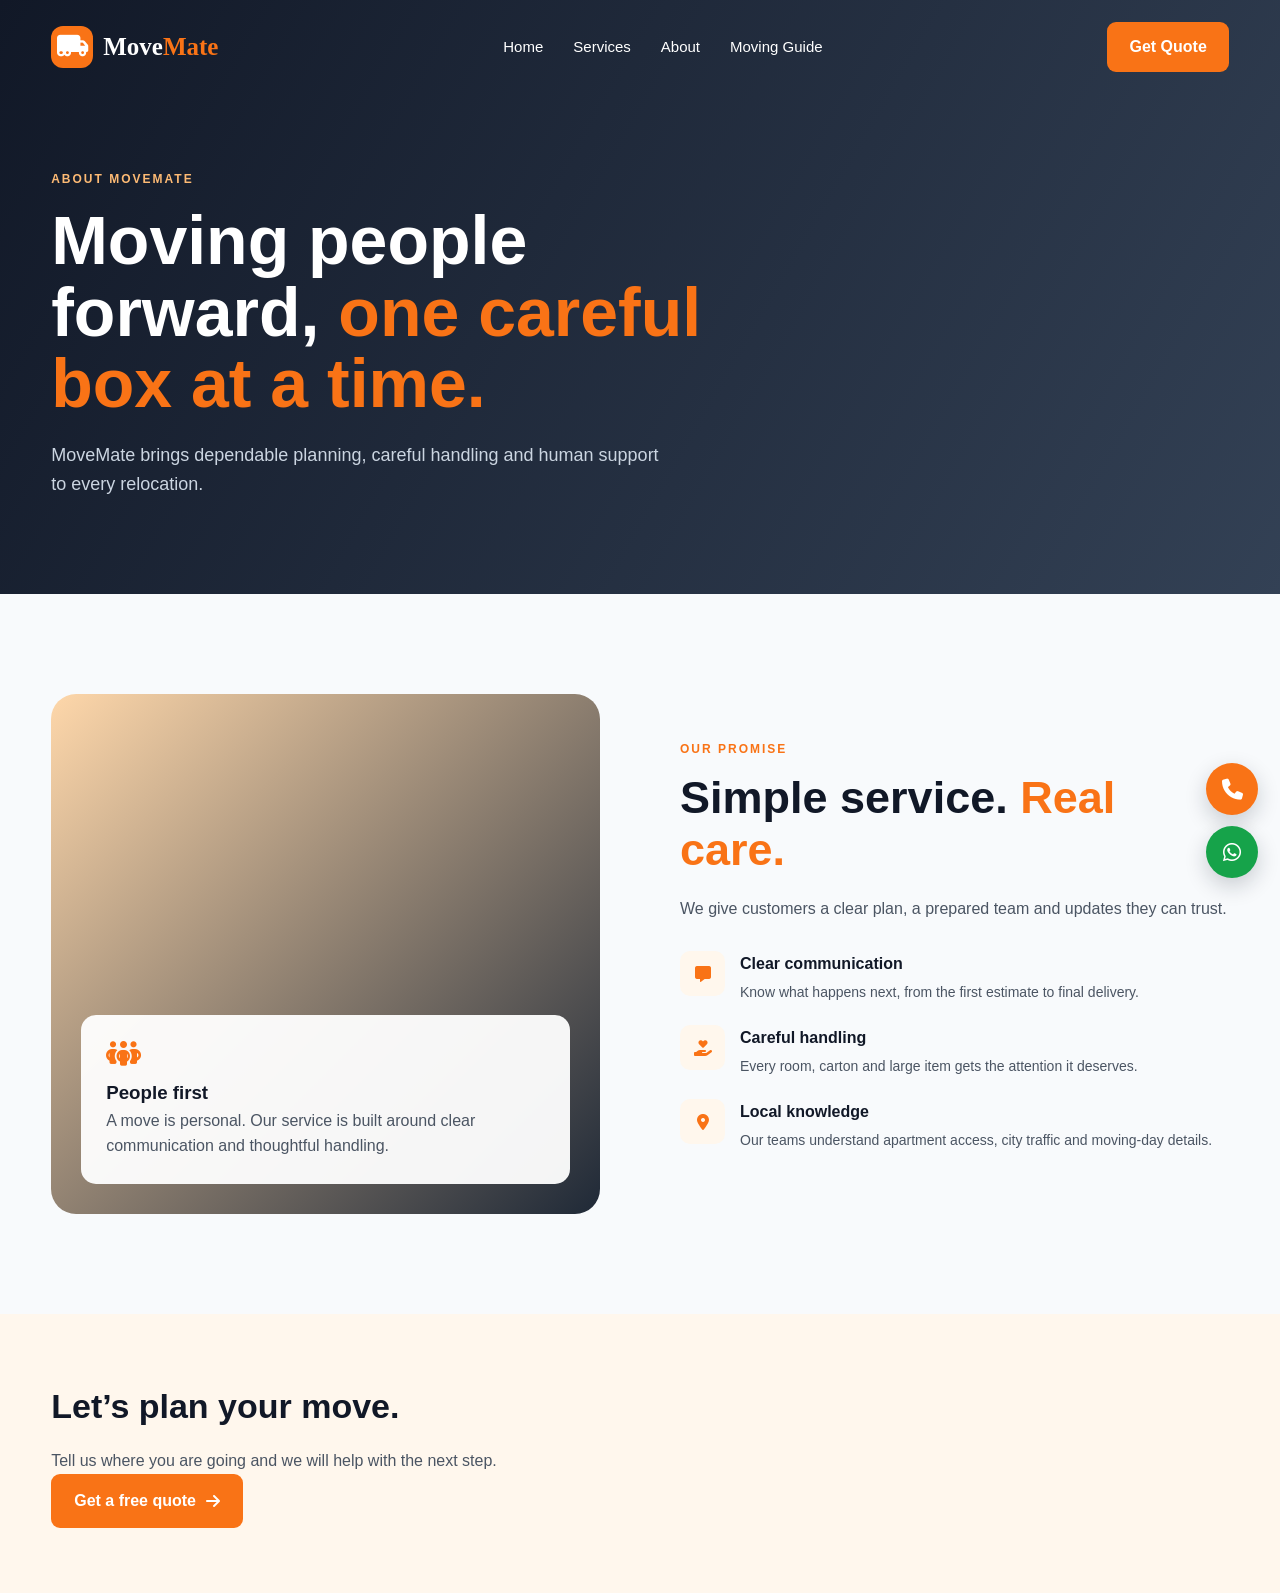
<file: aboutus.html>
<!DOCTYPE html>
<html lang="en">
<head>
    <meta charset="UTF-8">
    <meta name="viewport" content="width=device-width, initial-scale=1.0">
    <title>About MoveMate</title>
    <link rel="preconnect" href="https://fonts.googleapis.com">
    <link rel="stylesheet" href="https://cdnjs.cloudflare.com/ajax/libs/font-awesome/6.7.2/css/all.min.css">
    <link rel="stylesheet" href="css/style.css">
</head>
<body>
<header class="navbar"><div class="container nav-container"><a href="index.html" class="logo"><span class="logo-icon"><i class="fa-solid fa-truck-moving"></i></span><span>Move<span class="logo-highlight">Mate</span></span></a><nav id="navMenu"><a href="index.html">Home</a><a href="services.html">Services</a><a href="aboutus.html" class="active">About</a><a href="guide.html">Moving Guide</a></nav><a href="index.html#quote" class="nav-btn">Get Quote</a><button class="menu-btn" id="menuBtn"><i class="fa-solid fa-bars"></i></button></div></header>
<main>
<section class="page-hero"><div class="container"><span class="page-kicker">ABOUT MOVEMATE</span><h1>Moving people forward, <strong>one careful box at a time.</strong></h1><p>MoveMate brings dependable planning, careful handling and human support to every relocation.</p></div></section>
<section class="why-section"><div class="container why-container"><div class="why-image"><div class="image-placeholder"><i class="fa-solid fa-people-group"></i><h3>People first</h3><p>A move is personal. Our service is built around clear communication and thoughtful handling.</p></div></div><div class="why-content"><span class="section-label">OUR PROMISE</span><h2>Simple service. <strong>Real care.</strong></h2><p>We give customers a clear plan, a prepared team and updates they can trust.</p><div class="feature"><div class="feature-icon"><i class="fa-solid fa-message"></i></div><div><h3>Clear communication</h3><p>Know what happens next, from the first estimate to final delivery.</p></div></div><div class="feature"><div class="feature-icon"><i class="fa-solid fa-hand-holding-heart"></i></div><div><h3>Careful handling</h3><p>Every room, carton and large item gets the attention it deserves.</p></div></div><div class="feature"><div class="feature-icon"><i class="fa-solid fa-location-dot"></i></div><div><h3>Local knowledge</h3><p>Our teams understand apartment access, city traffic and moving-day details.</p></div></div></div></div></section>
<section class="page-cta"><div class="container"><h2>Let’s plan your move.</h2><p>Tell us where you are going and we will help with the next step.</p><a class="btn btn-primary" href="index.html#quote">Get a free quote <i class="fa-solid fa-arrow-right"></i></a></div></section>
</main>
<div class="floating-actions" aria-label="Contact MoveMate"><a class="floating-action call-action" href="tel:+919553569827" aria-label="Call MoveMate"><i class="fa-solid fa-phone"></i></a><a class="floating-action whatsapp-action" href="https://wa.me/919553569827" target="_blank" rel="noopener" aria-label="Chat on WhatsApp"><i class="fa-brands fa-whatsapp"></i></a></div>
<script src="js/script.js"></script>
</body>

</html>
</file>
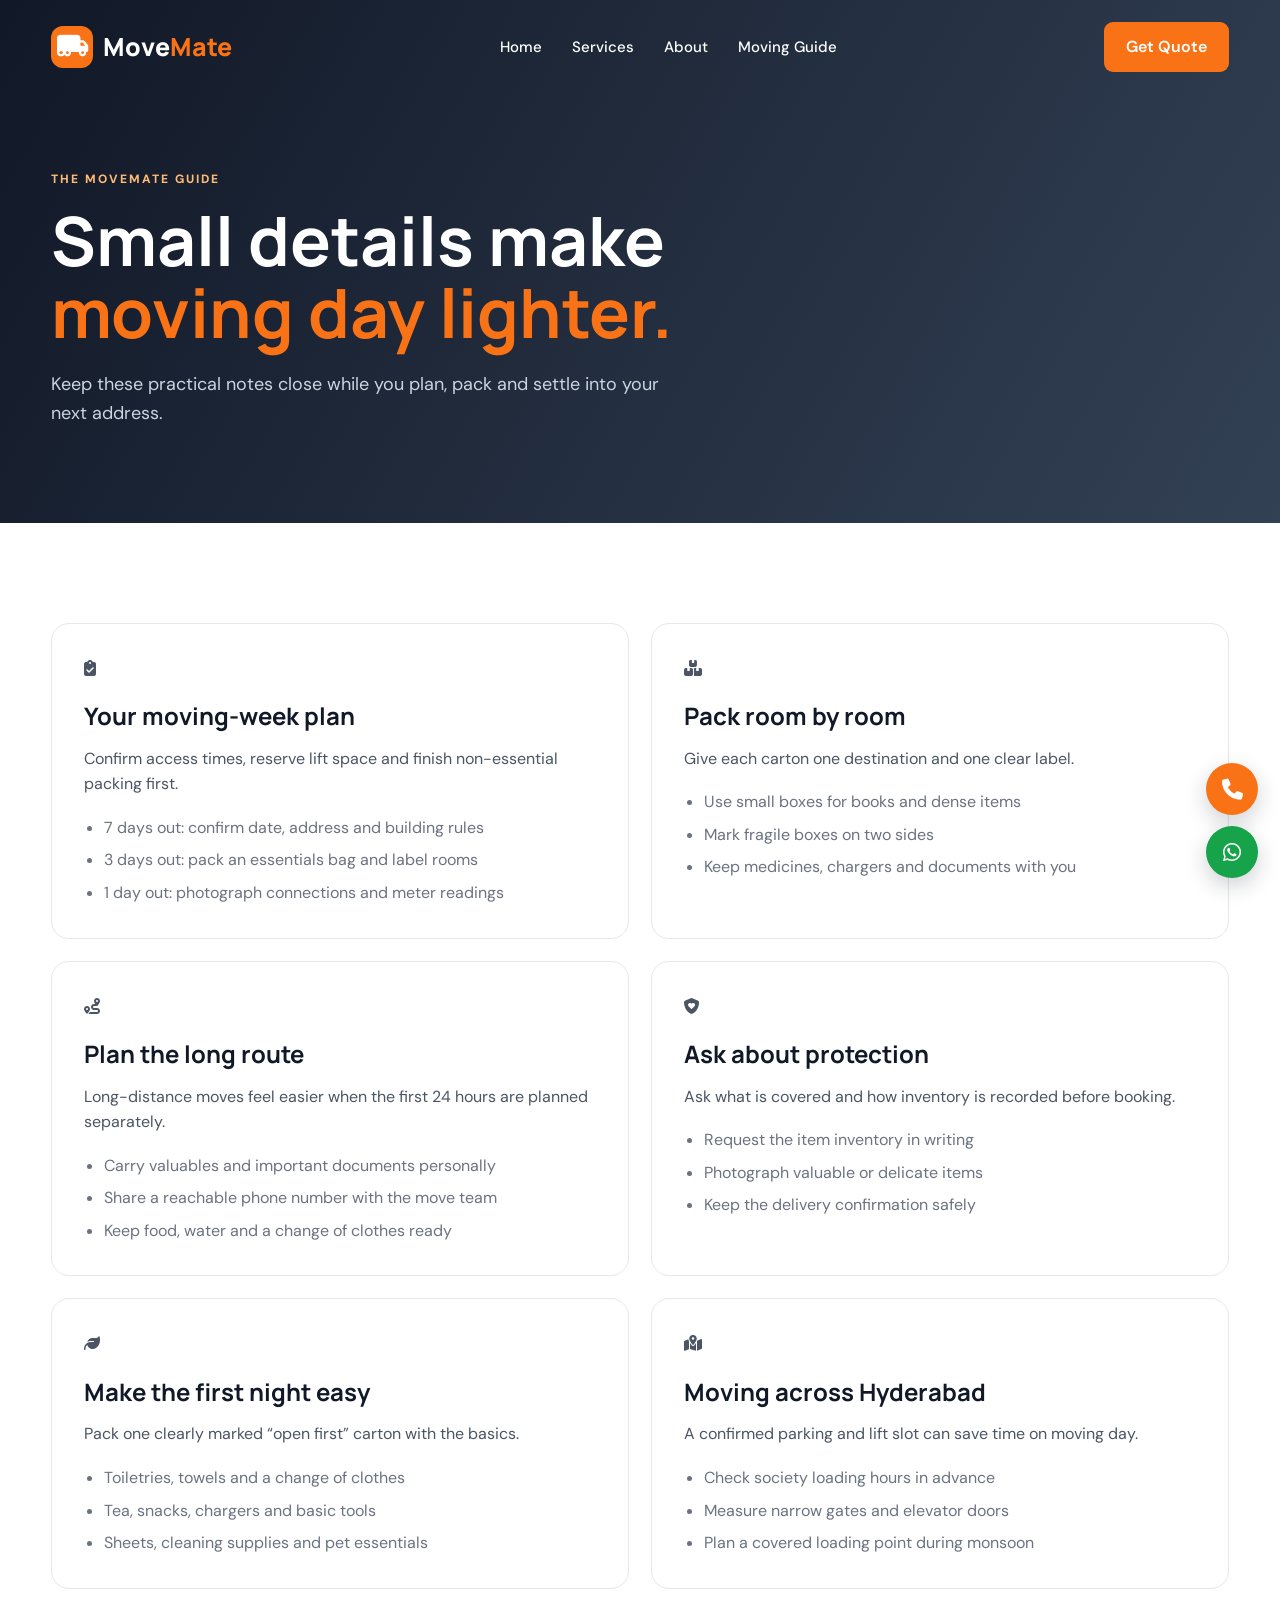
<file: guide.html>
<!DOCTYPE html>
<html lang="en">
<head>
    <meta charset="UTF-8">
    <meta name="viewport" content="width=device-width, initial-scale=1.0">
    <title>Moving Guide | MoveMate</title>
    <link rel="preconnect" href="https://fonts.googleapis.com">
    <link rel="preconnect" href="https://fonts.gstatic.com" crossorigin>
    <link href="https://fonts.googleapis.com/css2?family=DM+Sans:wght@400;500;600;700&family=Manrope:wght@500;600;700;800&display=swap" rel="stylesheet">
    <link rel="stylesheet" href="https://cdnjs.cloudflare.com/ajax/libs/font-awesome/6.7.2/css/all.min.css">
    <link rel="stylesheet" href="css/style.css">
</head>
<body>
<header class="navbar"><div class="container nav-container"><a href="index.html" class="logo"><span class="logo-icon"><i class="fa-solid fa-truck-moving"></i></span><span>Move<span class="logo-highlight">Mate</span></span></a><nav id="navMenu"><a href="index.html">Home</a><a href="services.html">Services</a><a href="aboutus.html">About</a><a href="guide.html" class="active">Moving Guide</a></nav><a href="index.html#quote" class="nav-btn">Get Quote</a><button class="menu-btn" id="menuBtn"><i class="fa-solid fa-bars"></i></button></div></header>
<main>
<section class="page-hero"><div class="container"><span class="page-kicker">THE MOVEMATE GUIDE</span><h1>Small details make <strong>moving day lighter.</strong></h1><p>Keep these practical notes close while you plan, pack and settle into your next address.</p></div></section>
<section class="section"><div class="container"><div class="guide-grid">
<article class="detail-card" id="moving-week"><div class="insight-icon"><i class="fa-solid fa-clipboard-check"></i></div><h2>Your moving-week plan</h2><p>Confirm access times, reserve lift space and finish non-essential packing first.</p><ul><li>7 days out: confirm date, address and building rules</li><li>3 days out: pack an essentials bag and label rooms</li><li>1 day out: photograph connections and meter readings</li></ul></article>
<article class="detail-card" id="packing-tips"><div class="insight-icon"><i class="fa-solid fa-boxes-stacked"></i></div><h2>Pack room by room</h2><p>Give each carton one destination and one clear label.</p><ul><li>Use small boxes for books and dense items</li><li>Mark fragile boxes on two sides</li><li>Keep medicines, chargers and documents with you</li></ul></article>
<article class="detail-card" id="long-distance"><div class="insight-icon"><i class="fa-solid fa-route"></i></div><h2>Plan the long route</h2><p>Long-distance moves feel easier when the first 24 hours are planned separately.</p><ul><li>Carry valuables and important documents personally</li><li>Share a reachable phone number with the move team</li><li>Keep food, water and a change of clothes ready</li></ul></article>
<article class="detail-card" id="protection"><div class="insight-icon"><i class="fa-solid fa-shield-heart"></i></div><h2>Ask about protection</h2><p>Ask what is covered and how inventory is recorded before booking.</p><ul><li>Request the item inventory in writing</li><li>Photograph valuable or delicate items</li><li>Keep the delivery confirmation safely</li></ul></article>
<article class="detail-card" id="first-night"><div class="insight-icon"><i class="fa-solid fa-leaf"></i></div><h2>Make the first night easy</h2><p>Pack one clearly marked “open first” carton with the basics.</p><ul><li>Toiletries, towels and a change of clothes</li><li>Tea, snacks, chargers and basic tools</li><li>Sheets, cleaning supplies and pet essentials</li></ul></article>
<article class="detail-card" id="hyderabad"><div class="insight-icon"><i class="fa-solid fa-map-location-dot"></i></div><h2>Moving across Hyderabad</h2><p>A confirmed parking and lift slot can save time on moving day.</p><ul><li>Check society loading hours in advance</li><li>Measure narrow gates and elevator doors</li><li>Plan a covered loading point during monsoon</li></ul></article>
</div></div></section>
</main>
<div class="floating-actions" aria-label="Contact MoveMate"><a class="floating-action call-action" href="tel:+919553569827" aria-label="Call MoveMate"><i class="fa-solid fa-phone"></i></a><a class="floating-action whatsapp-action" href="https://wa.me/919553569827" target="_blank" rel="noopener" aria-label="Chat on WhatsApp"><i class="fa-brands fa-whatsapp"></i></a></div>
<script src="js/script.js"></script>
</body>
</html>
</file>
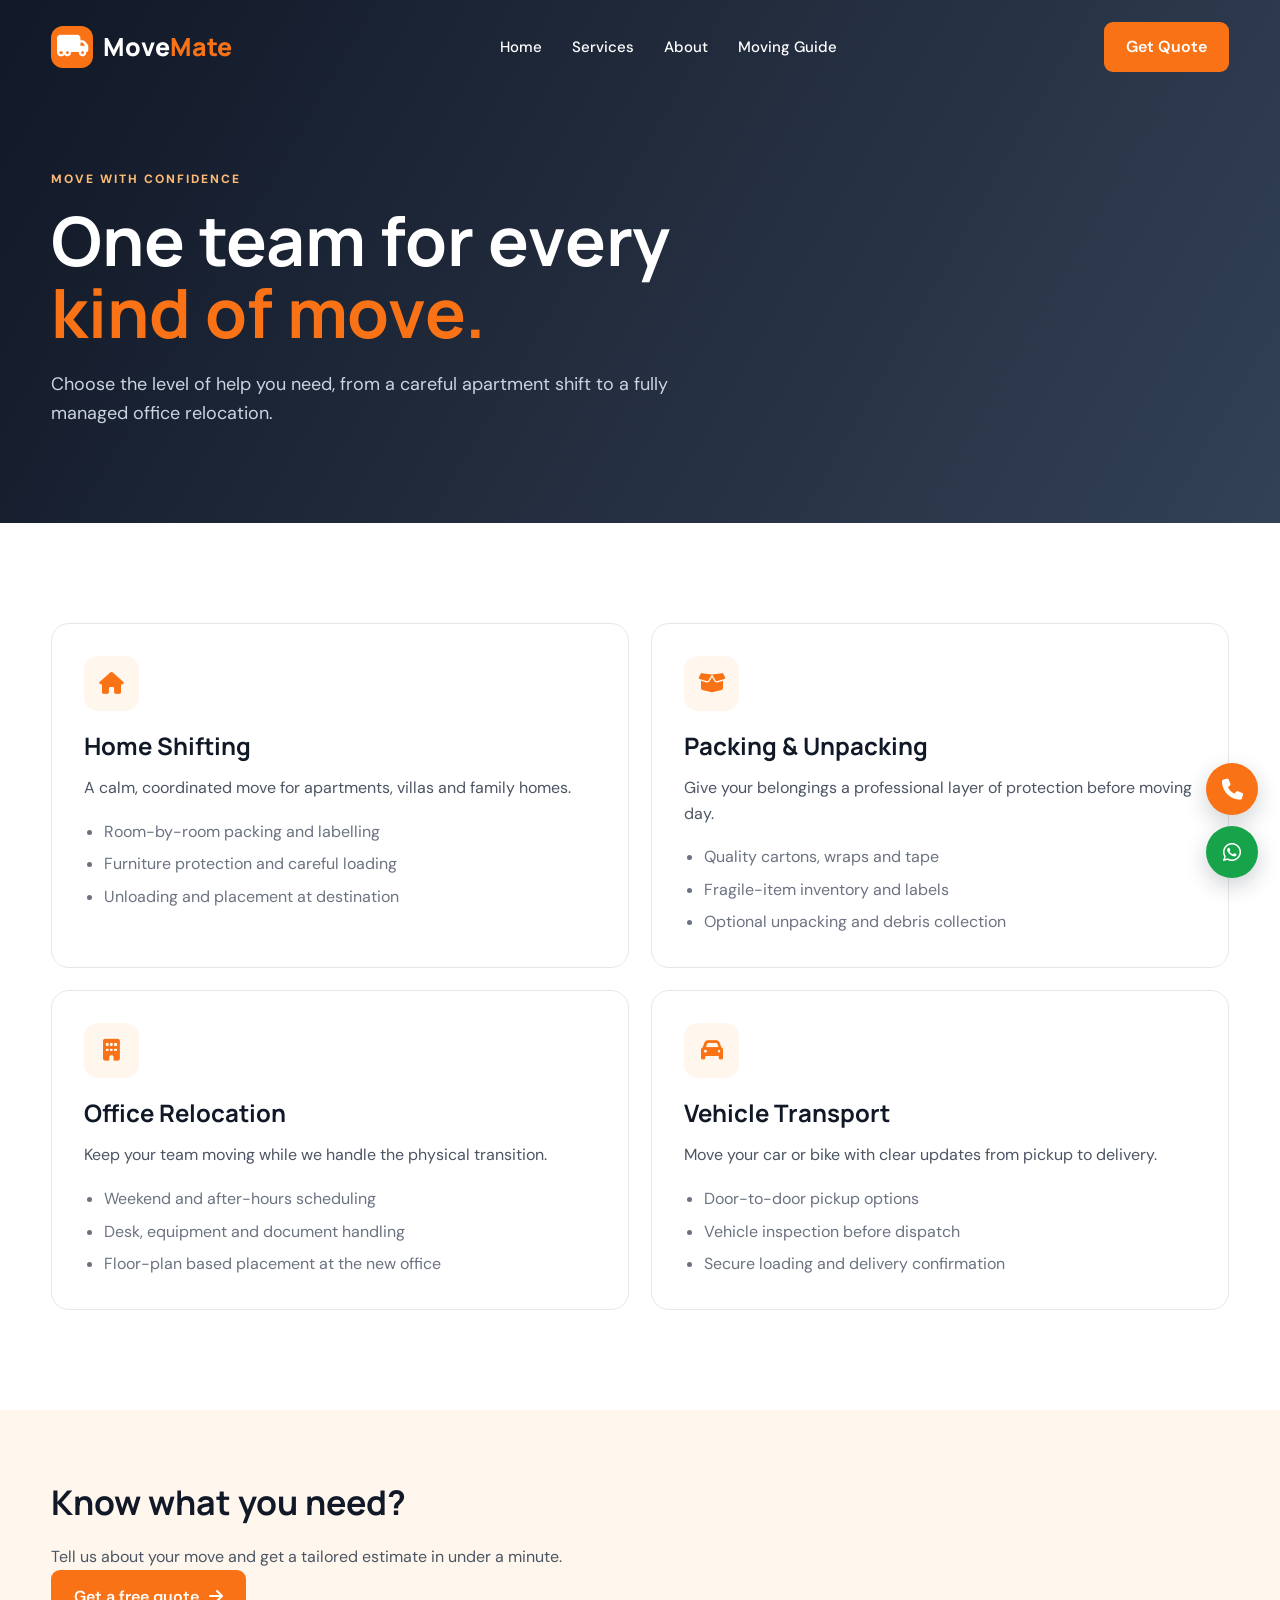
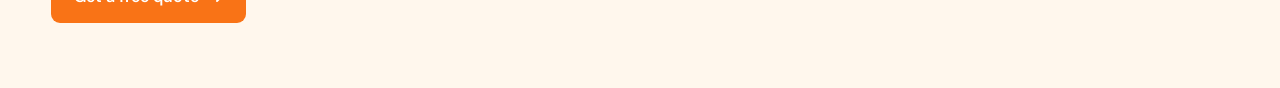
<file: services.html>
<!DOCTYPE html>
<html lang="en">
<head>
    <meta charset="UTF-8">
    <meta name="viewport" content="width=device-width, initial-scale=1.0">
    <title>Services | MoveMate</title>
    <link rel="preconnect" href="https://fonts.googleapis.com">
    <link rel="preconnect" href="https://fonts.gstatic.com" crossorigin>
    <link href="https://fonts.googleapis.com/css2?family=DM+Sans:wght@400;500;600;700&family=Manrope:wght@500;600;700;800&display=swap" rel="stylesheet">
    <link rel="stylesheet" href="https://cdnjs.cloudflare.com/ajax/libs/font-awesome/6.7.2/css/all.min.css">
    <link rel="stylesheet" href="css/style.css">
</head>
<body>
<header class="navbar"><div class="container nav-container"><a href="index.html" class="logo"><span class="logo-icon"><i class="fa-solid fa-truck-moving"></i></span><span>Move<span class="logo-highlight">Mate</span></span></a><nav id="navMenu"><a href="index.html">Home</a><a href="services.html" class="active">Services</a><a href="aboutus.html">About</a><a href="guide.html">Moving Guide</a></nav><a href="index.html#quote" class="nav-btn">Get Quote</a><button class="menu-btn" id="menuBtn"><i class="fa-solid fa-bars"></i></button></div></header>
<main>
<section class="page-hero"><div class="container"><span class="page-kicker">MOVE WITH CONFIDENCE</span><h1>One team for every <strong>kind of move.</strong></h1><p>Choose the level of help you need, from a careful apartment shift to a fully managed office relocation.</p></div></section>
<section class="section"><div class="container"><div class="service-detail-grid">
<article class="detail-card" id="home-shifting"><div class="service-icon"><i class="fa-solid fa-house"></i></div><h2>Home Shifting</h2><p>A calm, coordinated move for apartments, villas and family homes.</p><ul><li>Room-by-room packing and labelling</li><li>Furniture protection and careful loading</li><li>Unloading and placement at destination</li></ul></article>
<article class="detail-card" id="packing"><div class="service-icon"><i class="fa-solid fa-box-open"></i></div><h2>Packing & Unpacking</h2><p>Give your belongings a professional layer of protection before moving day.</p><ul><li>Quality cartons, wraps and tape</li><li>Fragile-item inventory and labels</li><li>Optional unpacking and debris collection</li></ul></article>
<article class="detail-card" id="office-relocation"><div class="service-icon"><i class="fa-solid fa-building"></i></div><h2>Office Relocation</h2><p>Keep your team moving while we handle the physical transition.</p><ul><li>Weekend and after-hours scheduling</li><li>Desk, equipment and document handling</li><li>Floor-plan based placement at the new office</li></ul></article>
<article class="detail-card" id="vehicle-transport"><div class="service-icon"><i class="fa-solid fa-car"></i></div><h2>Vehicle Transport</h2><p>Move your car or bike with clear updates from pickup to delivery.</p><ul><li>Door-to-door pickup options</li><li>Vehicle inspection before dispatch</li><li>Secure loading and delivery confirmation</li></ul></article>
</div></div></section>
<section class="page-cta"><div class="container"><h2>Know what you need?</h2><p>Tell us about your move and get a tailored estimate in under a minute.</p><a class="btn btn-primary" href="index.html#quote">Get a free quote <i class="fa-solid fa-arrow-right"></i></a></div></section>
</main>
<div class="floating-actions" aria-label="Contact MoveMate"><a class="floating-action call-action" href="tel:+919553569827" aria-label="Call MoveMate"><i class="fa-solid fa-phone"></i></a><a class="floating-action whatsapp-action" href="https://wa.me/919553569827" target="_blank" rel="noopener" aria-label="Chat on WhatsApp"><i class="fa-brands fa-whatsapp"></i></a></div>
<script src="js/script.js"></script>
</body>
</html>
</file>
<file: css/style.css>
/* =========================
   GLOBAL
========================= */

:root {

    --primary: #f97316;
    --primary-dark: #ea580c;

    --dark: #111827;
    --dark-light: #1f2937;

    --text: #4b5563;
    --muted: #6b7280;

    --light: #f8fafc;

    --white: #ffffff;

    --border: #e5e7eb;

    --radius: 18px;
}


* {

    margin: 0;
    padding: 0;

    box-sizing: border-box;
}


html {

    scroll-behavior: smooth;
}


body {

    font-family: "DM Sans", sans-serif;

    color: var(--text);

    background: var(--white);

    line-height: 1.6;

}


h1,
h2,
h3 {

    font-family: "Manrope", sans-serif;

    color: var(--dark);

}


a {

    text-decoration: none;

    color: inherit;
}


button,
input,
select {

    font-family: inherit;
}


.container {

    width: min(1180px, 92%);

    margin: auto;
}


.section {

    padding: 100px 0;
}



/* =========================
   NAVBAR
========================= */

.navbar {

    position: absolute;

    top: 0;
    left: 0;

    width: 100%;

    z-index: 100;

    padding: 22px 0;
}


.nav-container {

    display: flex;

    align-items: center;

    justify-content: space-between;
}


.logo {

    display: flex;

    align-items: center;

    gap: 10px;

    color: white;

    font-size: 25px;

    font-weight: 800;

    font-family: "Manrope";
}


.logo-icon {

    width: 42px;
    height: 42px;

    display: grid;

    place-items: center;

    border-radius: 12px;

    background: var(--primary);

    color: white;
}


.logo-highlight {

    color: var(--primary);
}


nav {

    display: flex;

    gap: 30px;
}


nav a {

    color: white;

    font-size: 15px;

    font-weight: 500;

    transition: .3s;
}


nav a:hover,
nav a.active {

    color: var(--primary);
}


.nav-btn {

    padding: 12px 22px;

    border-radius: 9px;

    background: var(--primary);

    color: white;

    font-weight: 600;

    transition: .3s;
}


.nav-btn:hover {

    background: var(--primary-dark);

    transform: translateY(-2px);
}


.menu-btn {

    display: none;

    border: none;

    background: transparent;

    color: white;

    font-size: 24px;

    cursor: pointer;
}



/* =========================
   HERO
========================= */

.hero {

    min-height: 720px;

    position: relative;

    display: flex;

    align-items: center;

    background:

        linear-gradient(
            90deg,
            rgba(15, 23, 42, .97),
            rgba(15, 23, 42, .65)
        ),

        url("../images/hero.jpg")

        center / cover no-repeat;
}


.hero-content {

    position: relative;

    z-index: 2;
}


.hero-text {

    max-width: 680px;

    padding-top: 60px;
}


.badge {

    display: inline-flex;

    align-items: center;

    gap: 8px;

    padding: 8px 15px;

    border-radius: 30px;

    background: rgba(249, 115, 22, .15);

    color: #fed7aa;

    font-size: 13px;

    margin-bottom: 22px;
}


.hero h1 {

    color: white;

    font-size: clamp(48px, 7vw, 78px);

    line-height: 1.05;

    letter-spacing: -3px;
}


.hero h1 span {

    color: var(--primary);
}


.hero p {

    color: #d1d5db;

    font-size: 18px;

    max-width: 600px;

    margin: 25px 0 35px;
}


.hero-buttons {

    display: flex;

    gap: 15px;

    flex-wrap: wrap;
}


.btn {

    display: inline-flex;

    align-items: center;

    justify-content: center;

    gap: 10px;

    padding: 14px 23px;

    border-radius: 9px;

    font-weight: 600;

    border: none;

    cursor: pointer;

    transition: .3s;
}


.btn-primary {

    background: var(--primary);

    color: white;
}


.btn-primary:hover {

    background: var(--primary-dark);

    transform: translateY(-2px);
}


.btn-outline {

    color: white;

    border: 1px solid rgba(255,255,255,.5);
}


.btn-outline:hover {

    background: white;

    color: var(--dark);
}


.btn-white {

    background: white;

    color: var(--dark);
}


.hero-trust {

    margin-top: 50px;

    display: flex;

    align-items: center;

    gap: 15px;

    color: white;
}


.hero-trust strong,
.hero-trust small {

    display: block;
}


.hero-trust small {

    color: #9ca3af;
}


.avatars {

    display: flex;
}


.avatars div {

    width: 35px;

    height: 35px;

    border-radius: 50%;

    background: white;

    color: var(--primary);

    display: grid;

    place-items: center;

    margin-left: -8px;

    border: 2px solid #334155;

    font-size: 12px;

    font-weight: bold;
}


.avatars div:first-child {

    margin-left: 0;
}



/* =========================
   QUOTE
========================= */

.quote-section {

    margin-top: -75px;

    position: relative;

    z-index: 10;
}


.quote-card {

    background: white;

    padding: 30px;

    border-radius: 18px;

    box-shadow: 0 20px 60px rgba(0,0,0,.12);
}


.quote-title {

    display: flex;

    align-items: center;

    gap: 15px;

    margin-bottom: 25px;
}


.quote-icon {

    width: 48px;

    height: 48px;

    display: grid;

    place-items: center;

    border-radius: 12px;

    background: #fff7ed;

    color: var(--primary);

    font-size: 20px;
}


.quote-title h2 {

    font-size: 20px;
}


.quote-title p {

    font-size: 13px;
}


#quoteForm {

    display: grid;

    grid-template-columns:
        1fr 1fr 1fr auto;

    gap: 15px;
}


.input-group label {

    display: block;

    font-size: 12px;

    font-weight: 700;

    color: var(--dark);

    margin-bottom: 7px;
}


.input-box {

    height: 50px;

    display: flex;

    align-items: center;

    gap: 10px;

    padding: 0 14px;

    border: 1px solid var(--border);

    border-radius: 9px;
}


.input-box i {

    color: #9ca3af;
}


.input-box input,
.input-box select {

    width: 100%;

    border: none;

    outline: none;

    background: transparent;

    color: var(--text);
}


.estimate-btn {

    align-self: end;

    height: 50px;
}


.quote-result {

    display: none;

    margin-top: 20px;

    padding: 15px;

    border-radius: 10px;

    background: #ecfdf5;

    color: #047857;

    text-align: center;

    font-weight: 600;
}



/* =========================
   SECTION HEADING
========================= */

.section-heading {

    max-width: 650px;

    margin-bottom: 55px;
}


.section-heading span,
.section-label {

    color: var(--primary);

    font-size: 12px;

    font-weight: 800;

    letter-spacing: 2px;
}


.section-heading h2 {

    font-size: clamp(34px, 4vw, 48px);

    line-height: 1.15;

    margin: 12px 0 17px;
}


.section-heading h2 strong {

    color: var(--primary);
}


.section-heading p {

    color: var(--muted);
}


.center {

    text-align: center;

    margin-left: auto;

    margin-right: auto;
}



/* =========================
   SERVICES
========================= */

.services-grid {

    display: grid;

    grid-template-columns:
        repeat(4, 1fr);

    gap: 20px;
}


.service-card {

    padding: 30px;

    border: 1px solid var(--border);

    border-radius: var(--radius);

    transition: .3s;
}


.service-card:hover {

    transform: translateY(-7px);

    box-shadow:
        0 20px 40px rgba(0,0,0,.08);
}


.service-card.featured {

    background: var(--dark);
}


.service-icon {

    width: 55px;

    height: 55px;

    display: grid;

    place-items: center;

    border-radius: 14px;

    background: #fff7ed;

    color: var(--primary);

    font-size: 22px;

    margin-bottom: 25px;
}


.service-card h3 {

    margin-bottom: 12px;
}


.service-card.featured h3 {

    color: white;
}


.service-card p {

    font-size: 14px;

    margin-bottom: 25px;
}


.service-card.featured p {

    color: #9ca3af;
}


.service-card a {

    color: var(--primary);

    font-size: 14px;

    font-weight: 700;
}



/* =========================
   ABOUT
========================= */

.why-section {

    padding: 100px 0;

    background: var(--light);
}


.why-container {

    display: grid;

    grid-template-columns:
        1fr 1fr;

    gap: 80px;

    align-items: center;
}


.why-image {

    min-height: 520px;

    border-radius: 25px;

    background:

        linear-gradient(
            135deg,
            #fed7aa,
            #1f2937
        );

    display: flex;

    align-items: flex-end;

    padding: 30px;
}


.image-placeholder {

    width: 100%;

    padding: 25px;

    border-radius: 15px;

    background: rgba(255,255,255,.95);
}


.image-placeholder i {

    color: var(--primary);

    font-size: 28px;

    margin-bottom: 10px;
}


.why-content h2 {

    font-size: 45px;

    line-height: 1.15;

    margin: 12px 0 20px;
}


.why-content h2 strong {

    color: var(--primary);
}


.why-content > p {

    margin-bottom: 30px;
}


.feature {

    display: flex;

    gap: 15px;

    margin: 22px 0;
}


.feature-icon {

    flex-shrink: 0;

    width: 45px;

    height: 45px;

    display: grid;

    place-items: center;

    border-radius: 10px;

    background: #fff7ed;

    color: var(--primary);
}


.feature h3 {

    font-size: 16px;

    margin-bottom: 4px;
}


.feature p {

    font-size: 14px;
}



/* =========================
   PROCESS
========================= */

.process-grid {

    display: grid;

    grid-template-columns:
        repeat(4, 1fr);

    gap: 20px;
}


.process-step {

    padding: 30px;

    border: 1px solid var(--border);

    border-radius: var(--radius);

    transition: .3s;
}


.process-step:hover {

    transform: translateY(-5px);

    box-shadow:
        0 15px 35px rgba(0,0,0,.08);
}


.step-number {

    color: var(--primary);

    font-weight: 800;

    font-size: 13px;

    margin-bottom: 25px;
}


.process-step > i {

    display: block;

    font-size: 28px;

    color: var(--dark);

    margin-bottom: 18px;
}


.process-step h3 {

    margin-bottom: 8px;
}


.process-step p {

    font-size: 14px;
}



/* =========================
   STATS
========================= */

.stats-section {

    padding: 65px 0;

    background: var(--dark);
}


.stats-grid {

    display: grid;

    grid-template-columns:
        repeat(4, 1fr);

    text-align: center;
}


.stats-grid h2 {

    color: white;

    font-size: 42px;
}


.stats-grid p {

    color: #9ca3af;
}



/* =========================
   TESTIMONIAL
========================= */

.testimonial-grid {

    display: grid;

    grid-template-columns:
        repeat(3, 1fr);

    gap: 20px;
}


.testimonial {

    padding: 30px;

    border: 1px solid var(--border);

    border-radius: var(--radius);
}


.stars {

    color: #f59e0b;

    letter-spacing: 3px;

    margin-bottom: 18px;
}


.testimonial > p {

    font-size: 15px;

    margin-bottom: 25px;
}


.customer {

    display: flex;

    align-items: center;

    gap: 12px;
}


.customer-avatar {

    width: 42px;

    height: 42px;

    border-radius: 50%;

    background: #fff7ed;

    color: var(--primary);

    display: grid;

    place-items: center;

    font-size: 12px;

    font-weight: 700;
}


.customer strong,
.customer small {

    display: block;
}


.customer small {

    color: #9ca3af;

    font-size: 12px;
}



/* =========================
   CTA
========================= */

.cta-section {

    padding: 100px 0;

    background:

        linear-gradient(
            135deg,
            #f97316,
            #ea580c
        );

    text-align: center;
}


.cta-content {

    max-width: 700px;
}


.cta-section > .container > span {

    color: #fed7aa;

    font-size: 12px;

    font-weight: 800;

    letter-spacing: 2px;
}


.cta-section h2 {

    color: white;

    font-size: clamp(35px, 5vw, 55px);

    line-height: 1.1;

    margin: 15px 0;
}


.cta-section h2 strong {

    color: #1f2937;
}


.cta-section p {

    color: #ffedd5;

    margin-bottom: 30px;
}



/* =========================
   FOOTER
========================= */

footer {

    background: #0f172a;

    color: #94a3b8;

    padding-top: 70px;
}


.footer-grid {

    display: grid;

    grid-template-columns:
        2fr 1fr 1fr 1.5fr;

    gap: 50px;

    padding-bottom: 50px;
}


.footer-logo {

    margin-bottom: 20px;
}


.footer-grid > div:first-child p {

    max-width: 320px;
}


.footer-grid h3 {

    color: white;

    font-size: 15px;

    margin-bottom: 18px;
}


.footer-grid > div:not(:first-child) a {

    display: block;

    margin-bottom: 10px;

    font-size: 14px;
}


.footer-grid p {

    font-size: 14px;

    margin-bottom: 10px;
}


.footer-grid i {

    color: var(--primary);

    margin-right: 7px;
}


.socials {

    display: flex;

    gap: 10px;

    margin-top: 20px;
}


.socials a {

    width: 36px;

    height: 36px;

    display: grid;

    place-items: center;

    background: #1e293b;

    border-radius: 8px;
}


.socials i {

    margin: 0;
}


.footer-bottom {

    border-top: 1px solid #1e293b;

    text-align: center;

    padding: 20px;

    font-size: 13px;
}

.page-hero { padding: 170px 0 95px; background: linear-gradient(120deg, #111827, #334155); }
.page-hero h1 { max-width: 720px; color: white; font-size: clamp(42px, 6vw, 68px); line-height: 1.05; }
.page-hero h1 strong { color: var(--primary); }
.page-hero p { max-width: 620px; margin-top: 22px; color: #cbd5e1; font-size: 18px; }
.page-kicker { display: block; margin-bottom: 16px; color: #fdba74; font-size: 12px; font-weight: 800; letter-spacing: 2px; }
.service-detail-grid, .guide-grid { display: grid; grid-template-columns: repeat(2, 1fr); gap: 22px; }
.detail-card { padding: 32px; border: 1px solid var(--border); border-radius: var(--radius); scroll-margin-top: 30px; }
.detail-card h2 { margin: 16px 0 10px; font-size: 24px; }
.detail-card p { margin-bottom: 18px; }
.detail-card ul { padding-left: 20px; color: var(--muted); }
.detail-card li + li { margin-top: 7px; }
.detail-card .service-icon { margin-bottom: 0; }
.page-cta { padding: 65px 0; background: #fff7ed; }
.page-cta h2 { margin-bottom: 15px; font-size: 34px; }

.enquiry-section { background: #f8fafc; }
.enquiry-layout { display: grid; grid-template-columns: .85fr 1.15fr; gap: 70px; align-items: center; }
.enquiry-copy h2 { margin: 12px 0 18px; font-size: clamp(34px, 4vw, 48px); line-height: 1.12; }
.enquiry-copy h2 strong { color: var(--primary); }
.enquiry-contact { display: flex; flex-wrap: wrap; gap: 14px; margin-top: 28px; }
.enquiry-contact a { display: inline-flex; align-items: center; gap: 9px; color: var(--dark); font-size: 14px; font-weight: 700; }
.enquiry-contact i { color: var(--primary); font-size: 18px; }
.enquiry-form { padding: 30px; background: white; border: 1px solid var(--border); border-radius: var(--radius); box-shadow: 0 18px 45px rgba(15, 23, 42, .07); }
.form-row { display: grid; grid-template-columns: 1fr 1fr; gap: 15px; }
.enquiry-form .input-group { margin-bottom: 16px; }
.enquiry-form input, .enquiry-form textarea { width: 100%; padding: 13px 14px; border: 1px solid var(--border); border-radius: 9px; outline: none; color: var(--text); resize: vertical; }
.enquiry-form input:focus, .enquiry-form textarea:focus { border-color: var(--primary); box-shadow: 0 0 0 3px rgba(249, 115, 22, .12); }
.enquiry-form .btn { width: 100%; }
.form-note { min-height: 20px; margin-top: 12px; color: #047857; font-size: 13px; text-align: center; }
.floating-actions { position: fixed; right: 22px; bottom: 22px; z-index: 200; display: flex; flex-direction: column; gap: 11px; }
.floating-action { width: 52px; height: 52px; display: grid; place-items: center; border-radius: 50%; color: white; font-size: 21px; box-shadow: 0 8px 22px rgba(15, 23, 42, .2); }
.call-action { background: var(--primary); }
.whatsapp-action { background: #16a34a; }



/* =========================
   RESPONSIVE
========================= */

@media (max-width: 1000px) {

    .services-grid,
    .process-grid {

        grid-template-columns:
            repeat(2, 1fr);
    }


    #quoteForm {

        grid-template-columns:
            1fr 1fr;
    }


    .footer-grid {

        grid-template-columns:
            1fr 1fr;
    }

}


@media (max-width: 768px) {

    nav {

        display: none;

        position: absolute;

        top: 80px;

        left: 4%;

        right: 4%;

        background: var(--dark);

        padding: 25px;

        border-radius: 15px;

        flex-direction: column;

        gap: 18px;
    }


    nav.show {

        display: flex;
    }


    .nav-btn {

        display: none;
    }


    .menu-btn {

        display: block;
    }


    .hero {

        min-height: 680px;
    }


    .quote-section {

        margin-top: -40px;
    }


    #quoteForm {

        grid-template-columns: 1fr;
    }


    .why-container {

        grid-template-columns: 1fr;

        gap: 40px;
    }


    .why-image {

        min-height: 400px;
    }


    .stats-grid {

        grid-template-columns:
            1fr 1fr;

        gap: 35px;
    }


    .testimonial-grid {

        grid-template-columns: 1fr;
    }

    .enquiry-layout, .service-detail-grid, .guide-grid { grid-template-columns: 1fr; }

}


@media (max-width: 500px) {

    .services-grid,
    .process-grid {

        grid-template-columns: 1fr;
    }


    .footer-grid {

        grid-template-columns: 1fr;
    }


    .hero h1 {

        font-size: 48px;
    }


    .hero-buttons {

        flex-direction: column;
    }


    .hero-buttons .btn {

        width: 100%;
    }


    .section {

        padding: 70px 0;
    }

}
</file>
